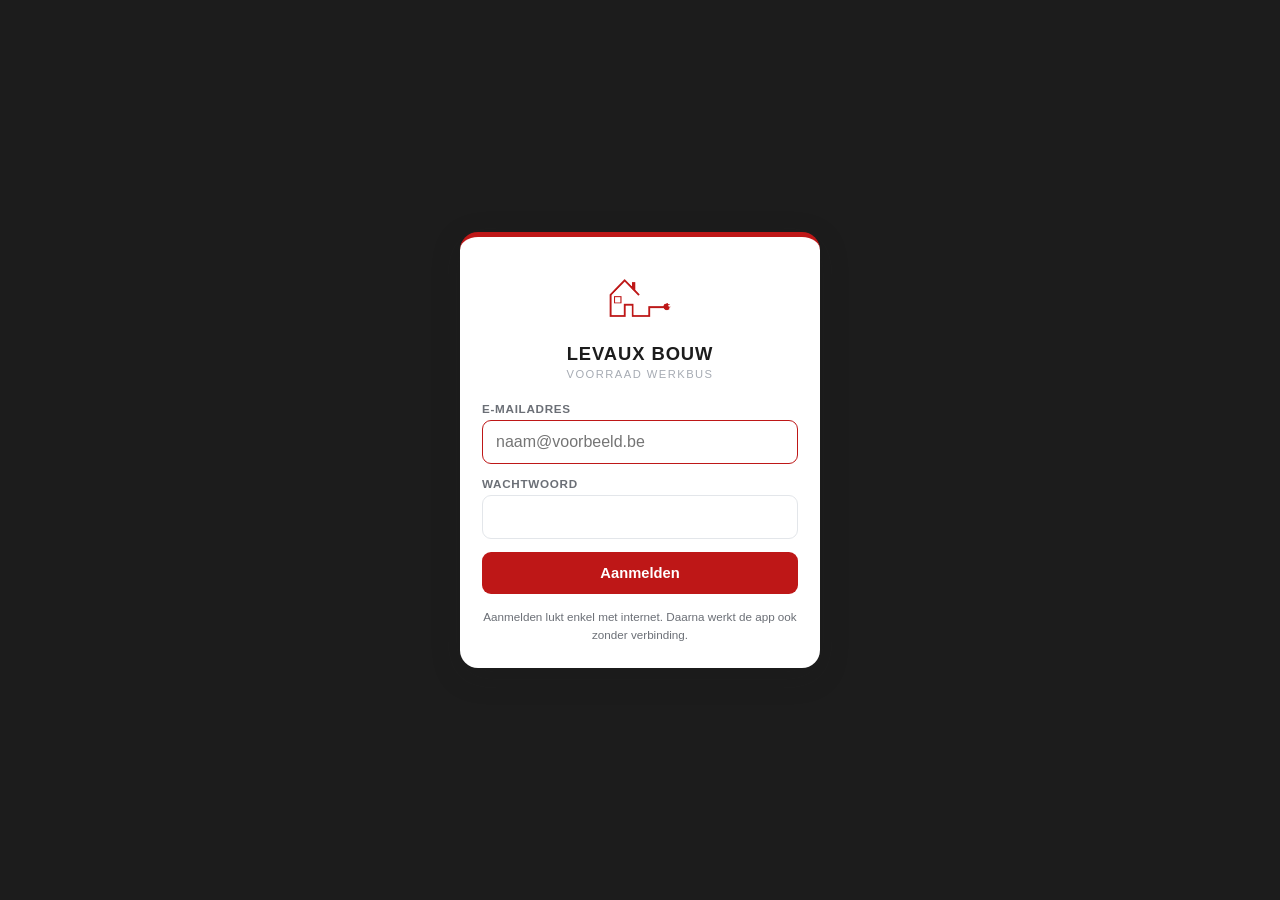
<file: index.html>
<!DOCTYPE html>
<html lang="nl-BE">
<head>
<meta charset="utf-8">
<meta name="viewport" content="width=device-width, initial-scale=1, viewport-fit=cover, maximum-scale=1">
<title>Levaux Bouw · Voorraad</title>
<meta name="description" content="Voorraadbeheer van Cebeo-materiaal voor Levaux Bouw.">
<meta name="theme-color" content="#1c1c1c">
<meta name="apple-mobile-web-app-capable" content="yes">
<meta name="apple-mobile-web-app-status-bar-style" content="black">
<meta name="apple-mobile-web-app-title" content="Voorraad">
<link rel="manifest" href="manifest.webmanifest">
<link rel="icon" href="assets/logo-mark.png" type="image/png">
<link rel="apple-touch-icon" href="assets/icon-192.png">
<link rel="stylesheet" href="css/styles.css">
</head>
<body>

<!-- ============ AANMELDPOORT ============ -->
<div class="poort" id="poort" hidden>
  <div class="poort__kaart">
    <img src="assets/logo-mark.png" alt="" class="poort__logo">
    <h1>Levaux Bouw</h1>
    <p class="poort__onder">Voorraad werkbus</p>

    <div class="veld"><label for="poort-email">E-mailadres</label>
      <input type="email" id="poort-email" autocomplete="username" inputmode="email" enterkeyhint="next" placeholder="naam@voorbeeld.be"></div>
    <div class="veld"><label for="poort-ww">Wachtwoord</label>
      <input type="password" id="poort-ww" autocomplete="current-password" enterkeyhint="go"></div>

    <div class="poort__fout" id="poort-fout" hidden></div>
    <button class="knop" id="poort-aanmelden">Aanmelden</button>
    <p class="poort__hulp">Aanmelden lukt enkel met internet. Daarna werkt de app ook zonder verbinding.</p>
  </div>
</div>

<header class="app-header">
  <div class="app-header__bar"></div>
  <div class="app-header__top">
    <img src="assets/logo-mark.png" alt="" class="logo">
    <div class="app-header__titel">
      <strong>Levaux Bouw</strong>
      <span id="header-sub">Voorraad werkbus</span>
    </div>
  </div>

  <div class="zoekbalk" id="zoekbalk">
    <div class="zoekveld">
      <input type="search" id="zoek" placeholder="Zoek op naam, merk, referentie of leverancier…" autocomplete="off" enterkeyhint="search">
      <button id="zoek-wis" class="zoekveld__wis" type="button" aria-label="Zoekopdracht wissen" hidden>&times;</button>
    </div>
  </div>
  <div class="chips" id="chips"></div>
  <div class="chips chips--tweede" id="chips-lev"></div>
</header>

<main>

  <!-- ============ VOORRAAD ============ -->
  <section class="scherm" id="scherm-voorraad">
    <div class="stats">
      <div class="stat"><b id="st-soorten">0</b><span>producten</span></div>
      <div class="stat"><b id="st-stuks">0</b><span>stuks</span></div>
      <div class="stat stat--waarschuwing"><b id="st-laag">0</b><span>bijbestellen</span></div>
    </div>
    <div class="selectiebalk" id="selectiebalk">
      <button id="btn-selecteer">Selecteren</button>
      <div id="selectie-acties" hidden>
        <button id="btn-sel-alles">Alles</button>
        <button id="btn-sel-niets">Niets</button>
        <button id="btn-sel-verwijder" class="selectiebalk__weg">Verwijderen</button>
        <button id="btn-sel-stop">Klaar</button>
      </div>
    </div>
    <div class="lijst" id="lijst"></div>
    <p class="voet" id="voorraad-voet">Tik een product aan om af te boeken of bij te tellen.</p>
  </section>

  <!-- ============ INBOEKEN ============ -->
  <section class="scherm" id="scherm-inboeken" hidden>
    <div class="paneel">
      <h3>Bestelbon inlezen</h3>
      <p>Maak schermafbeeldingen van je bestelbon of orderbevestiging en laad ze hier op. De app zoekt zelf uit van welke leverancier de bon komt. Bestaande producten worden <strong>bijgeteld</strong>, nieuwe komen erbij.</p>
      <label class="dropzone" for="ocr-bestanden">
        <svg viewBox="0 0 24 24" fill="none" stroke="currentColor" stroke-width="1.8" stroke-linecap="round" stroke-linejoin="round"><path d="M14.5 4h-5L8 6H4a2 2 0 0 0-2 2v10a2 2 0 0 0 2 2h16a2 2 0 0 0 2-2V8a2 2 0 0 0-2-2h-4l-1.5-2Z"/><circle cx="12" cy="13" r="3.5"/></svg>
        <strong>Bestelbon kiezen</strong>
        PDF of schermafbeelding · meerdere tegelijk mag
        <input type="file" id="ocr-bestanden" accept="image/*,application/pdf,.pdf" multiple hidden>
      </label>
      <div class="voortgang" id="ocr-voortgang" hidden>
        <span id="ocr-status">Bezig…</span>
        <div class="balk"><i id="ocr-balk"></i></div>
      </div>
    </div>

    <div class="paneel">
      <h3>Of: tekst plakken</h3>
      <p>Lukt het inlezen van de afbeelding niet? Plak de orderlijst als tekst — de app haalt er de referenties, aantallen en prijzen uit.</p>
      <div class="veld">
        <textarea id="plak-tekst" placeholder="Plak hier de regels van je bestelbon…"></textarea>
      </div>
      <button class="knop knop--zwart" id="btn-plak">Tekst uitlezen</button>
    </div>

    <div class="paneel">
      <h3>Handmatig inboeken</h3>
      <p>Eén product erbij: een schakelaar, blokken, isolatie, buizen, een sanitairstuk. Typ de omschrijving en de app toont wat je al hebt staan — tik dat aan om bij te tellen, of typ verder voor iets nieuws. Het minimum vult ze zelf in.</p>
      <button class="knop knop--zwart" id="btn-nieuw-foto">Foto nemen en toevoegen</button>
      <button class="knop knop--leeg" id="btn-nieuw-product" style="margin-top:9px">Zonder foto toevoegen</button>
    </div>
  </section>

  <!-- ============ CONTROLESCHERM na import ============ -->
  <section class="scherm" id="scherm-controle" hidden>
    <div class="waarschuwing" id="controle-waarschuwing">
      Kijk de regels na voor je ze bevestigt. Ingelezen tekst is niet altijd perfect.
    </div>
    <div class="paneel" id="controle-lev-paneel">
      <div class="veld" style="margin:0">
        <label for="controle-lev">Leverancier</label>
        <select id="controle-lev"></select>
        <div class="veld__hulp" id="controle-lev-hulp"></div>
      </div>
      <div id="controle-lev-nieuw" hidden style="margin-top:12px">
        <div class="veld"><label for="controle-lev-naam">Naam van de leverancier</label>
          <input type="text" id="controle-lev-naam"></div>
        <div class="veld" style="margin-bottom:0"><label for="controle-lev-cat">Categorie voor zijn materiaal</label>
          <select id="controle-lev-cat"></select></div>
      </div>
    </div>

    <div id="controle-regels"></div>
    <div class="knoppen" style="margin-top:14px">
      <button class="knop" id="btn-bevestig-import">Toevoegen aan voorraad</button>
      <button class="knop knop--leeg" id="btn-annuleer-import">Annuleren</button>
    </div>
  </section>

  <!-- ============ BESTELLEN ============ -->
  <section class="scherm" id="scherm-bestellen" hidden>
    <div class="paneel">
      <h3>Bij te bestellen</h3>
      <p>Alles wat onder je ingestelde minimum zit, gegroepeerd per leverancier. Het minimum stel je per product in.</p>
      <div class="knoppen">
        <button class="knop knop--zwart" id="btn-kopieer-bestel">Lijst kopiëren</button>
        <button class="knop knop--leeg" id="btn-mail-bestel">Doorsturen via mail</button>
      </div>
    </div>
    <div class="lijst" id="bestellijst"></div>
  </section>

  <!-- ============ HISTORIEK ============ -->
  <section class="scherm" id="scherm-historiek" hidden>
    <div class="rij" style="margin-bottom:12px">
      <button class="knop knop--leeg" id="btn-export-csv">Historiek exporteren naar CSV</button>
    </div>
    <div class="log" id="log"></div>
  </section>

  <!-- ============ INSTELLINGEN ============ -->
  <section class="scherm" id="scherm-instellingen" hidden>
    <div class="paneel" id="paneel-cloud" hidden>
      <h3>Cloud</h3>
      <p id="cloud-uitleg">De voorraad staat enkel op dit toestel.</p>
      <div id="cloud-status"></div>
      <div class="knoppen" id="cloud-knoppen"></div>
    </div>

    <div class="paneel">
      <h3>Leveranciers</h3>
      <p>Bij elke leverancier hoort een standaardcategorie: die staat dan meteen goed bij nieuwe producten van hem. Hoe zijn bestelbon eruitziet zoekt de app zelf uit.</p>
      <div id="lev-lijst"></div>
      <div class="veld" style="margin:12px 0 8px">
        <input type="text" id="nieuwe-lev" placeholder="Naam nieuwe leverancier">
      </div>
      <div class="rij">
        <div class="veld" style="margin:0"><select id="nieuwe-lev-cat"></select></div>
        <button class="knop knop--zwart knop--kort" id="btn-lev-toevoegen">Toevoegen</button>
      </div>
    </div>

    <div class="paneel">
      <h3>Minimumvoorraad</h3>
      <p>Elk product krijgt hier automatisch zijn minimum uit — of het nu van een bestelbon komt of je het zelf toevoegt. Pas je hier een aantal aan, dan volgen alle producten van dat soort meteen mee. Stel je bij één product zelf een minimum in, dan blijft dat staan.</p>
      <div id="regel-lijst"></div>

      <details class="zonder-regel" id="zonder-regel" hidden>
        <summary id="zonder-regel-kop"></summary>
        <div id="zonder-regel-lijst"></div>
      </details>

      <div class="regel-toevoegen">
        <div class="rij">
          <div class="veld"><label for="nieuwe-regel">Woord</label>
            <input type="text" id="nieuwe-regel" placeholder="schakelaar" autocomplete="off"></div>
          <div class="veld knop--kort"><label for="nieuwe-regel-min">Minimum</label>
            <input type="number" id="nieuwe-regel-min" inputmode="numeric" min="0" value="10"></div>
        </div>
        <button class="knop knop--zwart" id="btn-regel-toevoegen" type="button">Regel toevoegen</button>
        <div class="veld__hulp">Staat dat woord in de naam van een product, dan krijgt het dit minimum. Eigen regels komen na de vaste, zodat een “schakelaar” geen differentieelschakelaar wegkaapt.</div>
      </div>
    </div>

    <div class="paneel">
      <h3>Back-up</h3>
      <p>De voorraad staat op dit toestel. Maak regelmatig een back-upbestand — zeker voor je de browsergegevens wist of van telefoon wisselt.</p>
      <div id="opslag" style="margin-bottom:14px"></div>
      <div class="knoppen">
        <button class="knop knop--zwart" id="btn-backup">Back-up downloaden</button>
        <button class="knop knop--leeg" id="btn-herstel">Back-up terugzetten</button>
        <input type="file" id="herstel-bestand" accept="application/json" hidden>
      </div>
    </div>

    <div class="paneel">
      <h3>Opnieuw beginnen</h3>
      <p>Producten wissen laat je leveranciers, minimumregels en instellingen staan. Alles wissen zet de app terug op nul.</p>
      <div class="knoppen">
        <button class="knop knop--leeg" id="btn-wis-producten" style="color:var(--rood)">Alle producten wissen</button>
        <button class="knop knop--leeg" id="btn-wis-alles" style="color:var(--rood)">Alles wissen</button>
      </div>
    </div>

    <p class="voet">
      Levaux Bouw · Voorraad<br>
      Gemaakt door SG Projects · <span id="versie"></span>
    </p>
  </section>

</main>

<!-- ============ ONDERBALK ============ -->
<nav class="nav" id="nav">
  <button data-scherm="voorraad" aria-current="page">
    <svg viewBox="0 0 24 24" fill="none" stroke="currentColor" stroke-width="1.8" stroke-linecap="round" stroke-linejoin="round"><path d="M3 7h18v13H3z"/><path d="M3 7l2-3h14l2 3M9 12h6"/></svg>
    Voorraad
  </button>
  <button data-scherm="inboeken">
    <svg viewBox="0 0 24 24" fill="none" stroke="currentColor" stroke-width="1.8" stroke-linecap="round" stroke-linejoin="round"><path d="M12 5v14M5 12h14"/></svg>
    Inboeken
  </button>
  <button data-scherm="bestellen">
    <svg viewBox="0 0 24 24" fill="none" stroke="currentColor" stroke-width="1.8" stroke-linecap="round" stroke-linejoin="round"><path d="M3 5h2l2.4 11.2a2 2 0 0 0 2 1.6h7.7a2 2 0 0 0 2-1.55L21 8H6"/><circle cx="10" cy="20.5" r="1"/><circle cx="17" cy="20.5" r="1"/></svg>
    Bestellen
    <i class="nav__badge" id="badge-bestellen" hidden>0</i>
  </button>
  <button data-scherm="historiek">
    <svg viewBox="0 0 24 24" fill="none" stroke="currentColor" stroke-width="1.8" stroke-linecap="round" stroke-linejoin="round"><circle cx="12" cy="12" r="9"/><path d="M12 7v5l3.2 2"/></svg>
    Historiek
  </button>
  <button data-scherm="instellingen">
    <svg viewBox="0 0 24 24" fill="none" stroke="currentColor" stroke-width="1.8" stroke-linecap="round" stroke-linejoin="round"><circle cx="12" cy="12" r="3"/><path d="M19.4 15a1.6 1.6 0 0 0 .3 1.8l.1.1a2 2 0 1 1-2.8 2.8l-.1-.1a1.6 1.6 0 0 0-1.8-.3 1.6 1.6 0 0 0-1 1.5V21a2 2 0 1 1-4 0v-.1A1.6 1.6 0 0 0 9 19.4a1.6 1.6 0 0 0-1.8.3l-.1.1a2 2 0 1 1-2.8-2.8l.1-.1a1.6 1.6 0 0 0 .3-1.8 1.6 1.6 0 0 0-1.5-1H3a2 2 0 1 1 0-4h.1A1.6 1.6 0 0 0 4.6 9a1.6 1.6 0 0 0-.3-1.8l-.1-.1a2 2 0 1 1 2.8-2.8l.1.1a1.6 1.6 0 0 0 1.8.3H9a1.6 1.6 0 0 0 1-1.5V3a2 2 0 1 1 4 0v.1a1.6 1.6 0 0 0 1 1.5 1.6 1.6 0 0 0 1.8-.3l.1-.1a2 2 0 1 1 2.8 2.8l-.1.1a1.6 1.6 0 0 0-.3 1.8V9a1.6 1.6 0 0 0 1.5 1H21a2 2 0 1 1 0 4h-.1a1.6 1.6 0 0 0-1.5 1Z"/></svg>
    Meer
  </button>
</nav>

<!-- ============ MODAL: product ============ -->
<div class="modal" id="modal-product" hidden>
  <div class="modal__inhoud">
    <div class="modal__greep"></div>
    <div class="modal__titel">
      <div class="kaart__foto" id="m-foto"></div>
      <div style="min-width:0">
        <div class="kaart__merk" id="m-merk"></div>
        <h2 id="m-naam"></h2>
        <div class="kaart__ref" id="m-ref"></div>
        <div class="kopieer">
          <button id="m-kopieer-naam" type="button">Naam kopiëren</button>
          <button id="m-kopieer-ref" type="button">Referentie</button>
        </div>
      </div>
    </div>

    <div class="teller">
      <button class="teller__min" id="m-min">−</button>
      <input type="number" id="m-aantal" inputmode="numeric" min="0">
      <button class="teller__plus" id="m-plus">+</button>
    </div>
    <div class="teller__resultaat" id="m-resultaat"></div>
    <div class="snelkeuze" id="m-snelkeuze"></div>

    <div class="drempel">
      <div>
        <strong>Bijbestellen vanaf</strong>
        <span>Zakt de voorraad tot hier, dan komt het product in je bestellijst.</span>
      </div>
      <input type="number" id="m-drempel" inputmode="numeric" min="0" aria-label="Minimum voorraad">
    </div>

    <div class="knoppen">
      <button class="knop" id="m-bevestig">Afboeken</button>
      <button class="knop knop--zwart" id="m-bijtel">Bijtellen</button>
      <button class="knop knop--leeg" id="m-bewerk">Product bewerken</button>
      <button class="knop knop--leeg" id="m-sluit">Sluiten</button>
    </div>
  </div>
</div>

<!-- ============ MODAL: bewerken ============ -->
<div class="modal" id="modal-bewerk" hidden>
  <div class="modal__inhoud">
    <div class="modal__greep"></div>
    <h2 style="margin:0 0 14px;font-size:1.05rem" id="b-titel">Product bewerken</h2>

    <div class="fotoveld">
      <div class="fotoveld__voorbeeld" id="b-voorbeeld"></div>
      <div style="flex:1">
        <button class="knop knop--zwart" id="b-foto-knop" type="button">Foto nemen</button>
        <button class="knop knop--leeg" id="b-foto-weg" type="button" style="margin-top:7px" hidden>Foto verwijderen</button>
        <input type="file" id="b-foto" accept="image/*" capture="environment" hidden>
      </div>
    </div>

    <div class="veld"><label for="b-naam">Omschrijving</label>
      <input type="text" id="b-naam" placeholder="Snelbouwsteen 14 cm" autocomplete="off">
      <div class="lijkt-op" id="b-lijkt-op" hidden></div>
    </div>
    <div class="rij">
      <div class="veld"><label for="b-hoofdcat">Categorie</label><select id="b-hoofdcat"></select></div>
      <div class="veld"><label for="b-lev">Leverancier</label><select id="b-lev"></select></div>
    </div>
    <div class="rij">
      <div class="veld"><label for="b-qty">Aantal</label><input type="number" id="b-qty" inputmode="numeric" min="0"></div>
      <div class="veld"><label for="b-eenheid">Eenheid</label><select id="b-eenheid"></select></div>
      <div class="veld"><label for="b-min">Minimum</label><input type="number" id="b-min" inputmode="numeric" min="0"></div>
    </div>
    <div class="veld__hulp" id="b-min-hulp" hidden></div>

    <details class="meer-velden">
      <summary>Meer gegevens (merk, referentie, prijs)</summary>
      <div class="veld"><label for="b-merk">Merk</label><input type="text" id="b-merk" placeholder="NIKO"></div>
      <div class="rij">
        <div class="veld"><label for="b-ref">Referentie</label><input type="text" id="b-ref" placeholder="101-76100"></div>
        <div class="veld"><label for="b-prijs">Prijs €</label><input type="number" id="b-prijs" inputmode="decimal" step="0.01" min="0"></div>
      </div>
      <div class="veld__hulp">Laat je de referentie leeg, dan maakt de app er zelf één (bv. EIGEN-001).</div>
    </details>

    <div class="knoppen">
      <button class="knop" id="b-bewaar">Bewaren</button>
      <button class="knop knop--leeg" id="b-verwijder" style="color:var(--rood)">Product verwijderen</button>
      <button class="knop knop--leeg" id="b-annuleer">Annuleren</button>
    </div>
  </div>
</div>

<!-- ============ MODAL: naar wie mailen ============ -->
<div class="modal" id="modal-mail" hidden>
  <div class="modal__inhoud">
    <div class="modal__greep"></div>
    <h2 style="margin:0 0 6px;font-size:1.05rem">Naar welke leverancier?</h2>
    <p style="margin:0 0 14px;font-size:.85rem;color:var(--grijs-600)">Je bestelt bij elke leverancier apart, dus maakt de app één mail per leverancier.</p>
    <div class="knoppen" id="mail-keuze"></div>
    <button class="knop knop--leeg" style="margin-top:9px" onclick="document.getElementById('modal-mail').hidden=true">Annuleren</button>
  </div>
</div>

<!-- ============ MODAL: team kiezen ============ -->
<div class="modal" id="modal-team" hidden>
  <div class="modal__inhoud">
    <div class="modal__greep"></div>
    <h2 style="margin:0 0 4px;font-size:1.05rem">Nog geen gedeelde voorraad</h2>
    <p style="margin:0 0 16px;font-size:.85rem;color:var(--grijs-600)">Begin een nieuwe gedeelde voorraad, of sluit aan bij een bestaande met de teamcode.</p>

    <div class="veld"><label for="team-naam">Jouw naam</label>
      <input type="text" id="team-naam" placeholder="Cédric"></div>

    <div class="knoppen">
      <button class="knop" id="team-nieuw">Nieuwe gedeelde voorraad beginnen</button>
    </div>

    <div class="veld" style="margin-top:18px"><label for="team-code">Of: teamcode van een bestaande voorraad</label>
      <input type="text" id="team-code" placeholder="00000000-0000-0000-0000-000000000000"></div>
    <div class="knoppen">
      <button class="knop knop--zwart" id="team-aansluiten">Aansluiten</button>
      <button class="knop knop--leeg" id="team-annuleer">Later</button>
    </div>
  </div>
</div>

<!-- ============ FOTO GROOT ============ -->
<div class="fotoviewer" id="fotoviewer" hidden>
  <img id="fotoviewer-beeld" alt="">
  <button class="fotoviewer__sluit" id="fotoviewer-sluit" aria-label="Sluiten">&times;</button>
</div>

<div class="toast" id="toast" hidden></div>

<script src="config.js"></script>
<script src="js/app.js" type="module"></script>
</body>
</html>
</file>
<file: css/styles.css>
/* ===========================================================
   Levaux Bouw — Voorraad
   Huisstijl: rood / zwart / wit  (levauxbouw.be)
   =========================================================== */

:root {
  --rood: #be1717;          /* exact de rood uit het logo */
  --rood-donker: #8f1010;
  --rood-licht: #fceceb;
  --zwart: #1c1c1c;
  --grijs-900: #2b2b2b;
  --grijs-600: #6b6f76;
  --grijs-400: #a6abb3;
  --grijs-200: #e3e6ea;
  --grijs-100: #f1f3f5;
  --grijs-50: #f7f8fa;
  --wit: #ffffff;
  --groen: #1e8e4e;
  --oranje: #d98200;

  --radius: 14px;
  --radius-s: 9px;
  --schaduw: 0 1px 2px rgba(28, 28, 28, .06), 0 4px 14px rgba(28, 28, 28, .07);
  --schaduw-op: 0 8px 30px rgba(28, 28, 28, .18);
  --header-h: 116px;
  --nav-h: 62px;
  --font: "Segoe UI", Roboto, -apple-system, BlinkMacSystemFont, "Helvetica Neue", Arial, sans-serif;
}

* { box-sizing: border-box; -webkit-tap-highlight-color: transparent; }
[hidden] { display: none !important; }

html, body {
  margin: 0;
  padding: 0;
  font-family: var(--font);
  background: var(--grijs-50);
  color: var(--zwart);
  overscroll-behavior-y: none;
}

body { padding-bottom: calc(var(--nav-h) + env(safe-area-inset-bottom, 0px)); }

button, input, select, textarea { font-family: inherit; font-size: 1rem; }
button { cursor: pointer; border: none; background: none; color: inherit; }

/* ---------- Aanmeldpoort ----------------------------------- */

body.vergrendeld { overflow: hidden; }
body.vergrendeld > *:not(.poort) { display: none !important; }

.poort {
  position: fixed; inset: 0; z-index: 100;
  background: var(--zwart);
  display: flex; align-items: center; justify-content: center;
  padding: 24px 20px calc(24px + env(safe-area-inset-bottom, 0px));
  overflow-y: auto;
}
.poort__kaart {
  width: 100%; max-width: 360px;
  background: var(--wit);
  border-radius: 18px;
  padding: 28px 22px 24px;
  box-shadow: var(--schaduw-op);
  border-top: 5px solid var(--rood);
  text-align: left;
}
.poort__logo { width: 66px; height: 66px; display: block; margin: 0 auto 12px; object-fit: contain; }
.poort__kaart h1 {
  margin: 0; text-align: center;
  font-size: 1.15rem; letter-spacing: .05em; text-transform: uppercase;
}
.poort__onder {
  margin: 3px 0 22px; text-align: center;
  font-size: .7rem; letter-spacing: .13em; text-transform: uppercase; color: var(--grijs-400);
}
.poort__fout {
  background: var(--rood-licht); color: var(--rood-donker);
  border-radius: var(--radius-s); padding: 10px 12px;
  font-size: .82rem; line-height: 1.4; margin-bottom: 12px;
}
.poort__hulp { margin: 14px 0 0; font-size: .73rem; color: var(--grijs-600); text-align: center; line-height: 1.5; }

/* ---------- Header ---------------------------------------- */

.app-header {
  position: sticky;
  top: 0;
  z-index: 40;
  background: var(--zwart);
  color: var(--wit);
  padding-top: env(safe-area-inset-top, 0px);
}

.app-header__bar {
  height: 4px;
  background: var(--rood);
}

.app-header__top {
  display: flex;
  align-items: center;
  gap: 12px;
  padding: 12px 16px 12px;
}

.logo { width: 40px; height: 40px; flex: none; object-fit: contain; }

.app-header__titel { line-height: 1.15; }
.app-header__titel strong {
  display: block;
  font-size: 1.02rem;
  letter-spacing: .04em;
  text-transform: uppercase;
  font-weight: 700;
}
.app-header__titel span {
  display: block;
  font-size: .66rem;
  letter-spacing: .13em;
  text-transform: uppercase;
  color: var(--grijs-400);
  margin-top: 2px;
}

.app-header__acties { margin-left: auto; display: flex; gap: 8px; }

.icoonknop {
  width: 38px; height: 38px;
  display: grid; place-items: center;
  border-radius: 50%;
  background: rgba(255, 255, 255, .1);
  color: var(--wit);
  font-size: 1.05rem;
}
.icoonknop:active { background: rgba(255, 255, 255, .22); }

/* zoekbalk in de header */
.zoekbalk { padding: 0 16px 14px; display: flex; gap: 8px; }
.zoekveld { position: relative; flex: 1; }
.zoekbalk input {
  width: 100%;
  border: none;
  border-radius: 999px;
  padding: 11px 42px 11px 16px;
  background: rgba(255, 255, 255, .13);
  color: var(--wit);
  outline: none;
}
/* eigen wisknop: het standaardkruisje van de browser ontbreekt op Android */
.zoekbalk input::-webkit-search-cancel-button { display: none; }
.zoekveld__wis {
  position: absolute; right: 5px; top: 50%; transform: translateY(-50%);
  width: 30px; height: 30px; border-radius: 50%;
  background: rgba(255, 255, 255, .18);
  color: var(--wit); font-size: 1.15rem; line-height: 1;
  display: grid; place-items: center;
}
.zoekveld__wis:active { background: rgba(255, 255, 255, .32); }
.zoekbalk input::placeholder { color: rgba(255, 255, 255, .55); }
.zoekbalk input:focus { background: rgba(255, 255, 255, .2); }

.chips { display: flex; gap: 7px; overflow-x: auto; padding: 0 16px 12px; scrollbar-width: none; }
.chips::-webkit-scrollbar { display: none; }
.chip {
  flex: none;
  padding: 6px 13px;
  border-radius: 999px;
  font-size: .8rem;
  background: rgba(255, 255, 255, .1);
  color: rgba(255, 255, 255, .8);
  white-space: nowrap;
}
.chip[aria-pressed="true"] { background: var(--rood); color: var(--wit); font-weight: 600; }

.chips--tweede { padding-top: 0; }
.chips--tweede .chip {
  background: transparent;
  border: 1px solid rgba(255, 255, 255, .22);
  font-size: .74rem;
  padding: 5px 11px;
}
.chips--tweede .chip[aria-pressed="true"] { background: var(--wit); color: var(--zwart); border-color: var(--wit); }
.chips[hidden] { display: none; }

/* ---------- Layout ---------------------------------------- */

main { padding: 14px 12px 24px; max-width: 720px; margin: 0 auto; }
.scherm[hidden] { display: none; }

.sectie-titel {
  font-size: .72rem;
  text-transform: uppercase;
  letter-spacing: .11em;
  color: var(--grijs-600);
  font-weight: 700;
  margin: 20px 4px 9px;
}
.sectie-titel:first-child { margin-top: 4px; }

/* ---------- Statistiek ------------------------------------ */

.stats { display: grid; grid-template-columns: repeat(3, 1fr); gap: 8px; margin-bottom: 6px; }
.stat {
  background: var(--wit);
  border-radius: var(--radius);
  padding: 12px 10px;
  box-shadow: var(--schaduw);
  text-align: center;
}
.stat b { display: block; font-size: 1.28rem; line-height: 1.2; }
.stat span { font-size: .66rem; text-transform: uppercase; letter-spacing: .07em; color: var(--grijs-600); }
.stat--waarschuwing b { color: var(--rood); }

/* ---------- Selecteren en verwijderen ---------------------- */

.selectiebalk {
  display: flex; justify-content: flex-end; align-items: center;
  gap: 7px; margin: 2px 2px 8px; flex-wrap: wrap;
}
.selectiebalk button {
  font-size: .76rem; font-weight: 600;
  padding: 6px 12px; border-radius: 999px;
  background: var(--wit); color: var(--grijs-600);
  border: 1px solid var(--grijs-200);
}
.selectiebalk button:active { background: var(--grijs-100); }
.selectiebalk__weg { background: var(--rood) !important; color: var(--wit) !important; border-color: var(--rood) !important; }
.selectiebalk__weg[disabled] { opacity: .4; }
#selectie-acties { display: flex; gap: 7px; flex-wrap: wrap; }

.kaart.kaart--kiesbaar { cursor: pointer; }
.kaart.kaart--gekozen { outline: 2px solid var(--rood); outline-offset: -2px; background: var(--rood-licht); }
.kaart__vink {
  width: 26px; height: 26px; flex: none;
  border-radius: 50%;
  border: 2px solid var(--grijs-200);
  display: grid; place-items: center;
  color: transparent; font-size: .85rem; font-weight: 700;
}
.kaart.kaart--gekozen .kaart__vink { background: var(--rood); border-color: var(--rood); color: var(--wit); }
/* let op: hogere specificiteit dan .kaart, anders wint de gewone
   kolomindeling die verderop staat */
.kaart.kaart--kiezen { grid-template-columns: 26px 50px minmax(0, 1fr); }
.kaart.kaart--kiezen .kaart__aantal { display: none; }

/* ---------- Productkaart ---------------------------------- */

.lijst { display: flex; flex-direction: column; gap: 8px; }

.kaart {
  display: grid;
  grid-template-columns: 50px minmax(0, 1fr) 88px;
  gap: 12px;
  align-items: center;
  min-height: 84px;
  background: var(--wit);
  border-radius: var(--radius);
  padding: 12px;
  box-shadow: var(--schaduw);
  border-left: 3px solid transparent;
}
.kaart--laag { border-left-color: var(--rood); }
.kaart--op { border-left-color: var(--zwart); opacity: .72; }

.kaart__foto {
  width: 50px; height: 50px;
  border-radius: var(--radius-s);
  background: var(--grijs-50);
  border: 1px solid var(--grijs-100);
  display: grid; place-items: center;
  overflow: hidden;
  color: var(--grijs-400);
}
.kaart__foto img { width: 100%; height: 100%; object-fit: contain; display: block; }

.kaart__info { min-width: 0; }
.kaart__merk {
  font-size: .63rem; letter-spacing: .1em; text-transform: uppercase;
  color: var(--rood); font-weight: 700;
  white-space: nowrap; overflow: hidden; text-overflow: ellipsis;
}
.kaart__naam {
  font-size: .875rem; font-weight: 600; line-height: 1.32; margin: 2px 0 3px;
  display: -webkit-box; -webkit-line-clamp: 2; -webkit-box-orient: vertical; overflow: hidden;
}
.kaart__ref {
  font-size: .69rem; color: var(--grijs-400); font-variant-numeric: tabular-nums;
  white-space: nowrap; overflow: hidden; text-overflow: ellipsis;
}

/* rechts: aantal en min-knop naast elkaar, altijd even breed —
   zo blijft de rechterrand van de lijst netjes op één lijn */
.kaart__aantal { display: flex; align-items: center; justify-content: flex-end; gap: 8px; }
.aantal-bol {
  min-width: 46px; height: 34px;
  padding: 0 8px;
  border-radius: 10px;
  background: var(--grijs-100);
  font-weight: 700; font-size: 1rem;
  font-variant-numeric: tabular-nums;
  display: flex; align-items: baseline; justify-content: center; gap: 3px;
}
.aantal-bol small { font-size: .62rem; font-weight: 600; color: var(--grijs-600); }
.aantal-bol--laag { background: var(--rood-licht); color: var(--rood-donker); }
.aantal-bol--laag small { color: var(--rood-donker); }
.aantal-bol--op { background: var(--zwart); color: var(--wit); }
.aantal-bol--op small { color: rgba(255, 255, 255, .7); }
.mini-min {
  width: 34px; height: 34px; flex: none;
  border-radius: 50%;
  background: var(--rood);
  color: var(--wit);
  font-size: 1.25rem; font-weight: 700; line-height: 1;
  display: grid; place-items: center;
}
.mini-min:active { background: var(--rood-donker); transform: scale(.94); }

.leeg {
  text-align: center;
  color: var(--grijs-600);
  padding: 44px 20px;
  font-size: .9rem;
}
.leeg span { font-size: 2rem; display: block; margin-bottom: 8px; }

/* ---------- Onderbalk -------------------------------------- */

.nav {
  position: fixed;
  bottom: 0; left: 0; right: 0;
  height: calc(var(--nav-h) + env(safe-area-inset-bottom, 0px));
  padding-bottom: env(safe-area-inset-bottom, 0px);
  background: var(--wit);
  border-top: 1px solid var(--grijs-200);
  display: grid;
  grid-template-columns: repeat(5, 1fr);
  z-index: 45;
}
.nav button {
  display: flex; flex-direction: column; align-items: center; justify-content: center; gap: 3px;
  font-size: .62rem; letter-spacing: .03em; color: var(--grijs-600); position: relative;
}
.nav button svg { width: 21px; height: 21px; }
.nav button[aria-current="page"] { color: var(--rood); font-weight: 700; }
.nav__badge {
  position: absolute; top: 6px; right: 50%; margin-right: -20px;
  background: var(--rood); color: var(--wit);
  font-size: .6rem; font-weight: 700;
  min-width: 16px; height: 16px; padding: 0 4px;
  border-radius: 999px; display: grid; place-items: center;
}

/* ---------- Knoppen ---------------------------------------- */

.knop {
  display: inline-flex; align-items: center; justify-content: center; gap: 8px;
  padding: 13px 18px;
  border-radius: var(--radius-s);
  font-weight: 700; font-size: .92rem;
  background: var(--rood); color: var(--wit);
  width: 100%;
}
.knop:active { background: var(--rood-donker); }
.knop--zwart { background: var(--zwart); }
.knop--zwart:active { background: #000; }
.knop--leeg { background: var(--wit); color: var(--zwart); border: 1.5px solid var(--grijs-200); }
.knop--leeg:active { background: var(--grijs-100); }
.knop[disabled] { opacity: .45; pointer-events: none; }
.knoppen { display: flex; flex-direction: column; gap: 9px; }
/* smalle knop naast een invoerveld — niet meegroeien met de rij */
.knop--kort { width: auto; flex: 0 0 auto; padding-inline: 20px; }

/* ---------- Formulier -------------------------------------- */

.veld { margin-bottom: 13px; }
.veld label {
  display: block; font-size: .73rem; font-weight: 700; text-transform: uppercase;
  letter-spacing: .06em; color: var(--grijs-600); margin-bottom: 5px;
}
.veld input, .veld select, .veld textarea {
  width: 100%;
  padding: 12px 13px;
  border: 1.5px solid var(--grijs-200);
  border-radius: var(--radius-s);
  background: var(--wit);
  outline: none;
}
.veld input:focus, .veld select:focus, .veld textarea:focus { border-color: var(--rood); }
.veld textarea { min-height: 92px; resize: vertical; }
.veld__hulp { font-size: .74rem; color: var(--grijs-600); margin-top: 5px; }

.paneel {
  background: var(--wit);
  border-radius: var(--radius);
  padding: 15px 14px;
  box-shadow: var(--schaduw);
  margin-bottom: 10px;
}
/* bewerkbare lijstjes bij Instellingen */
.beheerrij {
  display: grid;
  grid-template-columns: 1fr 40% 30px;
  gap: 8px;
  align-items: center;
  padding: 9px 0;
  border-bottom: 1px solid var(--grijs-100);
}
.beheerrij--breed { grid-template-columns: 1fr 30px; }
.beheerrij input, .beheerrij select {
  width: 100%; min-width: 0;
  padding: 9px 10px;
  border: 1.5px solid transparent;
  border-radius: 8px;
  background: var(--grijs-50);
  font-size: .88rem;
  outline: none;
}
.beheerrij input:focus, .beheerrij select:focus { border-color: var(--rood); background: var(--wit); }
.beheerrij select { font-size: .8rem; }
.beheerrij__weg {
  width: 30px; height: 30px; border-radius: 50%;
  color: var(--grijs-400); font-size: 1.15rem; line-height: 1;
  display: grid; place-items: center;
}
.beheerrij__weg:active { background: var(--grijs-100); }
.beheerrij__weg[data-vast] { color: var(--grijs-200); }
.beheerrij small {
  grid-column: 1 / -1;
  font-size: .68rem; color: var(--grijs-400);
  margin-top: -4px;
}

/* foto bovenaan het bewerkscherm */
.fotoveld { display: flex; gap: 12px; align-items: center; margin-bottom: 16px; }
.fotoveld__voorbeeld {
  width: 84px; height: 84px; flex: none;
  border-radius: var(--radius-s);
  background: var(--grijs-100);
  display: grid; place-items: center;
  overflow: hidden; color: var(--grijs-400);
}
.fotoveld__voorbeeld img { width: 100%; height: 100%; object-fit: cover; }

.meer-velden { margin: 4px 0 16px; }
.meer-velden summary {
  cursor: pointer; font-size: .8rem; font-weight: 700; color: var(--grijs-600);
  padding: 9px 0; list-style: none;
}
.meer-velden summary::-webkit-details-marker { display: none; }
.meer-velden summary::before { content: '+ '; color: var(--rood); }
.meer-velden[open] summary::before { content: '– '; }

.paneel h3 { margin: 0 0 4px; font-size: .97rem; }
.paneel p { margin: 0 0 12px; font-size: .83rem; color: var(--grijs-600); line-height: 1.45; }

/* ---------- Modal ------------------------------------------ */

.modal {
  position: fixed; inset: 0; z-index: 60;
  background: rgba(15, 15, 15, .45);
  display: flex; align-items: flex-end; justify-content: center;
  animation: fade .16s ease;
}
.modal[hidden] { display: none; }
.modal__inhoud {
  background: var(--wit);
  width: 100%; max-width: 560px;
  border-radius: 20px 20px 0 0;
  padding: 18px 16px calc(20px + env(safe-area-inset-bottom, 0px));
  max-height: 92vh; overflow-y: auto;
  box-shadow: var(--schaduw-op);
  animation: omhoog .22s cubic-bezier(.2, .8, .3, 1);
}
@keyframes fade { from { opacity: 0 } }
@keyframes omhoog { from { transform: translateY(24px) } }

.modal__greep { width: 38px; height: 4px; border-radius: 4px; background: var(--grijs-200); margin: 0 auto 14px; }
.modal__titel { display: flex; gap: 12px; align-items: flex-start; margin-bottom: 16px; }
.modal__titel h2 { margin: 0; font-size: 1rem; line-height: 1.35; }
.modal__titel .kaart__merk { margin-bottom: 2px; }

.kopieer { display: flex; gap: 6px; margin-top: 7px; }
.kopieer button {
  font-size: .72rem; font-weight: 600;
  padding: 5px 10px;
  border-radius: 999px;
  background: var(--grijs-100);
  color: var(--grijs-900);
}
.kopieer button:active { background: var(--grijs-200); }

/* teller */
.teller { display: flex; align-items: center; justify-content: center; gap: 16px; margin: 6px 0 14px; }
.teller button {
  width: 58px; height: 58px; border-radius: 50%;
  font-size: 1.7rem; font-weight: 700; line-height: 1;
  background: var(--grijs-100); color: var(--zwart);
  display: grid; place-items: center;
}
.teller button:active { background: var(--grijs-200); }
.teller__min { background: var(--rood) !important; color: var(--wit) !important; }
.teller__plus { background: var(--zwart) !important; color: var(--wit) !important; }
.teller input {
  width: 96px; text-align: center;
  font-size: 1.9rem; font-weight: 700;
  border: none; border-bottom: 2px solid var(--grijs-200);
  padding: 4px 0; outline: none;
  font-variant-numeric: tabular-nums;
}
.teller__resultaat { text-align: center; font-size: .84rem; color: var(--grijs-600); margin: -6px 0 14px; }
.teller__resultaat b { color: var(--zwart); }
.teller__resultaat.negatief b { color: var(--rood); }

.snelkeuze { display: flex; gap: 7px; justify-content: center; margin-bottom: 14px; flex-wrap: wrap; }
.snelkeuze button {
  padding: 7px 14px; border-radius: 999px;
  background: var(--grijs-100); font-weight: 600; font-size: .84rem;
}
.snelkeuze button:active { background: var(--grijs-200); }

/* bijbestel-drempel in het productscherm */
.drempel {
  display: flex; align-items: center; gap: 12px;
  background: var(--grijs-50);
  border: 1.5px solid var(--grijs-200);
  border-radius: var(--radius-s);
  padding: 12px 13px;
  margin-bottom: 14px;
}
.drempel > div { flex: 1; min-width: 0; }
.drempel strong { display: block; font-size: .87rem; }
.drempel span { display: block; font-size: .72rem; color: var(--grijs-600); line-height: 1.35; margin-top: 2px; }
.drempel input {
  width: 74px; flex: none;
  text-align: center; font-size: 1.1rem; font-weight: 700;
  padding: 10px 6px;
  border: 1.5px solid var(--grijs-200);
  border-radius: var(--radius-s);
  background: var(--wit);
  outline: none;
  font-variant-numeric: tabular-nums;
}
.drempel input:focus { border-color: var(--rood); }

/* ---------- Historiek -------------------------------------- */

.log { display: flex; flex-direction: column; gap: 7px; }
.log__dag {
  font-size: .72rem; font-weight: 700; text-transform: uppercase; letter-spacing: .08em;
  color: var(--grijs-600); margin: 14px 4px 3px;
}
.log__item {
  display: grid; grid-template-columns: auto 1fr auto; gap: 11px; align-items: center;
  background: var(--wit); border-radius: var(--radius-s); padding: 10px 12px; box-shadow: var(--schaduw);
}
.log__delta {
  font-weight: 700; font-variant-numeric: tabular-nums; font-size: .92rem;
  min-width: 44px; text-align: center; padding: 4px 7px; border-radius: var(--radius-s);
}
.log__delta--min { background: var(--rood-licht); color: var(--rood-donker); }
.log__delta--plus { background: #e8f5ec; color: var(--groen); }
.log__naam { font-size: .84rem; font-weight: 600; line-height: 1.3; }
.log__meta { font-size: .71rem; color: var(--grijs-600); margin-top: 2px; }
.log__tijd { font-size: .71rem; color: var(--grijs-400); font-variant-numeric: tabular-nums; }

/* ---------- Import / OCR ----------------------------------- */

.dropzone {
  display: block;
  border: 2px dashed var(--grijs-200);
  border-radius: var(--radius);
  padding: 26px 16px;
  text-align: center;
  background: var(--wit);
  color: var(--grijs-600);
  font-size: .86rem;
}
.dropzone strong { display: block; color: var(--zwart); font-size: .95rem; margin-bottom: 4px; }
.dropzone svg { width: 34px; height: 34px; color: var(--rood); margin-bottom: 8px; }

.voortgang { margin-top: 12px; font-size: .8rem; color: var(--grijs-600); }
.balk { height: 6px; border-radius: 6px; background: var(--grijs-200); overflow: hidden; margin-top: 7px; }
.balk i { display: block; height: 100%; background: var(--rood); width: 0; transition: width .25s ease; }

.regel {
  display: grid; grid-template-columns: 1fr 70px auto; gap: 9px; align-items: center;
  background: var(--wit); border-radius: var(--radius-s); padding: 10px 11px;
  box-shadow: var(--schaduw); margin-bottom: 7px;
  border-left: 3px solid var(--groen);
}
.regel--nieuw { border-left-color: var(--oranje); }
.regel--twijfel { border-left-color: var(--rood); background: var(--rood-licht); }
.regel--twijfel input[type="number"] { border-color: var(--rood); }
.met-fotos .regel { grid-template-columns: 42px 1fr 70px auto; }
.regel__foto {
  width: 42px; height: 42px;
  border-radius: 7px;
  background: var(--grijs-50);
  border: 1px solid var(--grijs-100);
  overflow: hidden;
  display: grid; place-items: center;
}
.regel__foto img { width: 100%; height: 100%; object-fit: contain; }
.regel__foto:empty { border-style: dashed; }

.regel input[type="number"] {
  width: 100%; padding: 8px; text-align: center; font-weight: 700;
  border: 1.5px solid var(--grijs-200); border-radius: 7px; outline: none;
  font-variant-numeric: tabular-nums;
}
.regel input[type="text"] {
  width: 100%; padding: 6px 8px; border: 1.5px solid var(--grijs-200); border-radius: 7px;
  font-size: .84rem; outline: none;
}
.regel__label { font-size: .64rem; text-transform: uppercase; letter-spacing: .07em; font-weight: 700; }
.regel__label--nieuw { color: var(--rood); }
.regel__label--bestaat { color: var(--groen); }
.regel__weg { width: 30px; height: 30px; border-radius: 50%; background: var(--grijs-100); color: var(--grijs-600); display: grid; place-items: center; }

/* ---------- Foto groot bekijken ---------------------------- */

.fotoviewer {
  position: fixed; inset: 0; z-index: 90;
  background: rgba(15, 15, 15, .92);
  display: flex; align-items: center; justify-content: center;
  padding: 24px;
  animation: fade .15s ease;
}
.fotoviewer img {
  max-width: 100%; max-height: 100%;
  border-radius: var(--radius);
  background: var(--wit);
}
.fotoviewer__sluit {
  position: absolute; top: calc(14px + env(safe-area-inset-top, 0px)); right: 14px;
  width: 42px; height: 42px; border-radius: 50%;
  background: rgba(255, 255, 255, .16); color: var(--wit);
  font-size: 1.5rem; line-height: 1;
  display: grid; place-items: center;
}
.foto-klikbaar { cursor: zoom-in; position: relative; }
.foto-klikbaar::after {
  content: '';
  position: absolute; right: 3px; bottom: 3px;
  width: 14px; height: 14px;
  border-right: 2px solid var(--grijs-400);
  border-bottom: 2px solid var(--grijs-400);
  border-bottom-right-radius: 3px;
  opacity: .8;
}

/* ---------- Staat al in je voorraad (typ-terwijl-je-zoekt) --- */

/* Hoogte begrensd: bij zes treffers mag dit lijstje het formulier niet
   wegduwen — je moet de knop Bewaren blijven zien. */
.lijkt-op {
  margin-top: 8px;
  max-height: 43vh; overflow-y: auto;
  -webkit-overflow-scrolling: touch;
}
.lijkt-op__kop {
  font-size: .74rem; font-weight: 700; color: var(--oranje);
  margin-bottom: 6px;
  position: sticky; top: 0; background: #fff; padding-bottom: 3px;
}
.lijkt-op__naam b { color: var(--rood); }
.lijkt-op button {
  display: flex; align-items: center; gap: 9px;
  width: 100%; text-align: left;
  padding: 8px 10px; margin-bottom: 5px;
  border-radius: var(--radius-s);
  background: var(--grijs-50);
  border: 1px solid var(--grijs-200);
}
.lijkt-op button:active { background: var(--grijs-100); }
.lijkt-op__foto {
  width: 30px; height: 30px; flex: none;
  border-radius: 6px; overflow: hidden;
  background: var(--grijs-100);
  display: grid; place-items: center; color: var(--grijs-400);
}
.lijkt-op__foto img { width: 100%; height: 100%; object-fit: contain; }
.lijkt-op__tekst { min-width: 0; }
.lijkt-op__naam { display: block; font-size: .8rem; font-weight: 600; line-height: 1.25; }
.lijkt-op__meta { display: block; font-size: .68rem; color: var(--grijs-600); margin-top: 2px; }

/* regels bij instellingen */
.regelrij {
  display: flex; justify-content: space-between; gap: 10px;
  padding: 7px 0; border-bottom: 1px solid var(--grijs-100);
  font-size: .84rem;
}
.regelrij b { font-variant-numeric: tabular-nums; }
.regelrij input {
  width: 68px; flex: none;
  text-align: center; font-weight: 700;
  font-variant-numeric: tabular-nums;
  padding: 6px 4px;
  border: 1.5px solid var(--grijs-200);
  border-radius: 8px;
  background: var(--grijs-50);
  outline: none;
}
.regelrij input:focus { border-color: var(--rood); background: var(--wit); }
.regelrij > span:first-child { flex: 1; min-width: 0; align-self: center; }
/* eigen regels herken je aan het rode streepje ervoor */
.regelrij--eigen > span:first-child {
  border-left: 3px solid var(--rood);
  padding-left: 8px; margin-left: -11px;
}
.regelrij__weg {
  width: 26px; flex: none;
  background: none; border: 0; padding: 0;
  color: var(--grijs-400); font-size: 1.15rem; line-height: 1;
}
button.regelrij__weg:active { color: var(--rood); }

.zonder-regel { margin-top: 12px; }
.zonder-regel > summary {
  font-size: .78rem; font-weight: 700; color: var(--oranje);
  cursor: pointer; padding: 6px 0;
}
.zonder-regel__rij {
  display: flex; justify-content: space-between; gap: 10px;
  font-size: .78rem; padding: 5px 0;
  border-bottom: 1px solid var(--grijs-100);
}
.zonder-regel__rij b { font-variant-numeric: tabular-nums; color: var(--grijs-600); }

.regel-toevoegen {
  margin-top: 14px; padding-top: 14px;
  border-top: 1px dashed var(--grijs-200);
}
.regel-toevoegen .rij { align-items: flex-end; }
.regel-toevoegen .knop--kort { flex: none; width: 96px; }

/* ---------- Toast ------------------------------------------ */

.toast {
  position: fixed;
  left: 50%; transform: translateX(-50%);
  top: calc(14px + env(safe-area-inset-top, 0px));
  background: var(--zwart); color: var(--wit);
  border: 1px solid rgba(255, 255, 255, .18);
  padding: 12px 18px; border-radius: 999px;
  font-size: .85rem; font-weight: 600;
  box-shadow: var(--schaduw-op);
  z-index: 70; max-width: 90vw; text-align: center;
  animation: omlaag .2s ease;
}
@keyframes omlaag { from { transform: translate(-50%, -16px); opacity: 0 } }
.toast[hidden] { display: none; }
.toast b { color: #ff8a82; }

/* ---------- Diversen --------------------------------------- */

/* nummervelden zonder pijltjes — die zijn te klein op een telefoon */
input[type="number"] { -moz-appearance: textfield; appearance: textfield; }
input[type="number"]::-webkit-outer-spin-button,
input[type="number"]::-webkit-inner-spin-button { -webkit-appearance: none; margin: 0; }

.waarschuwing {
  background: var(--rood-licht);
  border-radius: var(--radius-s);
  padding: 11px 13px;
  font-size: .82rem;
  color: var(--rood-donker);
  line-height: 1.45;
  margin-bottom: 10px;
}
.waarschuwing--ok { background: #e8f5ec; color: #17603a; }
.tabel-mini { width: 100%; font-size: .82rem; border-collapse: collapse; }
.tabel-mini td { padding: 7px 0; border-bottom: 1px solid var(--grijs-100); }
.tabel-mini td:last-child { text-align: right; font-weight: 600; font-variant-numeric: tabular-nums; }
.voet { text-align: center; font-size: .7rem; color: var(--grijs-400); padding: 26px 10px 6px; line-height: 1.6; }
.rij { display: flex; gap: 9px; }
.rij > * { flex: 1; }
</file>
